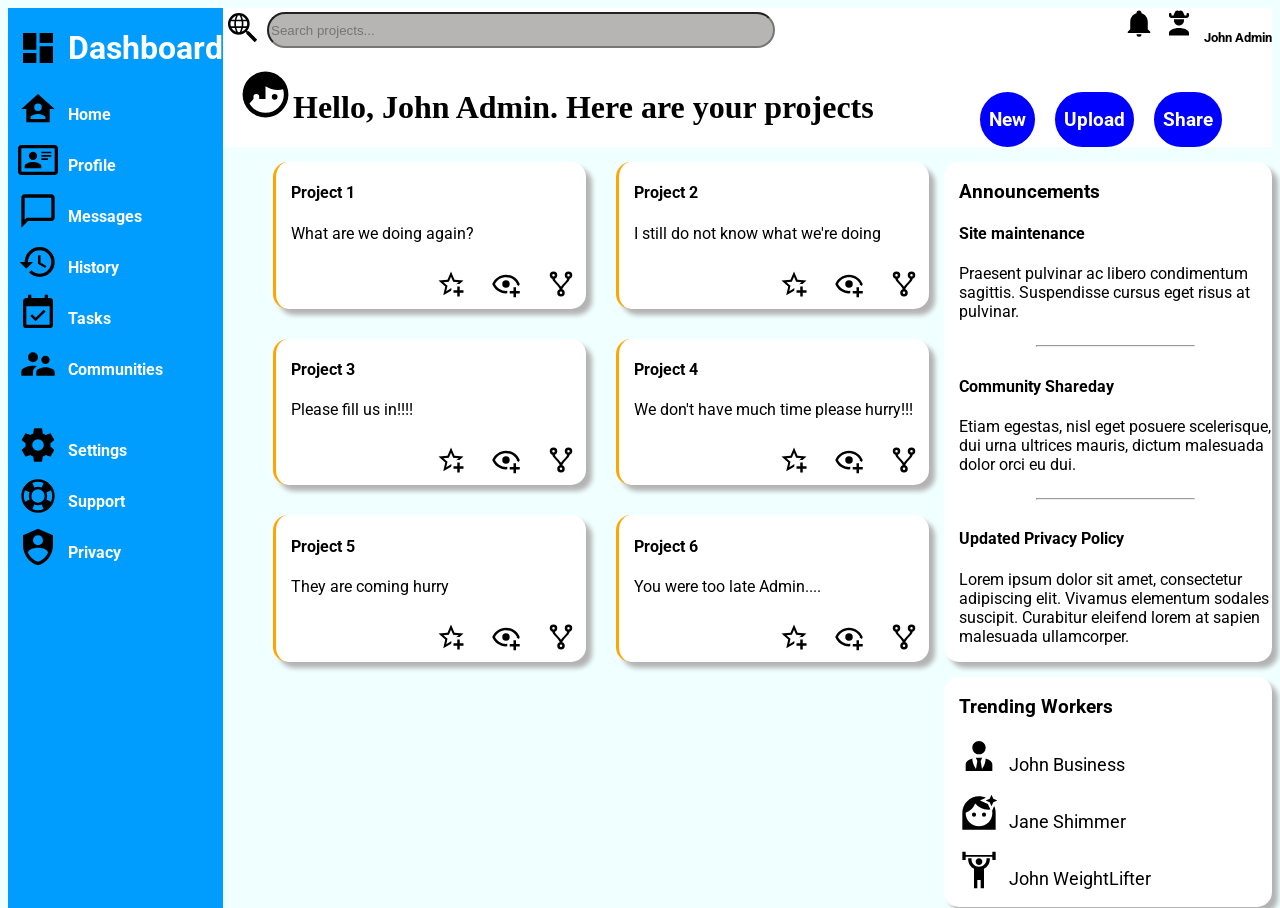
<file: index.html>
<!DOCTYPE html>
<html lang="en">
<head>
    <meta charset="UTF-8">
    <meta http-equiv="X-UA-Compatible" content="IE=edge">
    <meta name="viewport" content="width=device-width, initial-scale=1.0">
    <link rel="stylesheet" href="adminstyle.css">
    <link rel="preconnect" href="https://fonts.googleapis.com">
    <link rel="preconnect" href="https://fonts.gstatic.com" crossorigin>
    <link href="https://fonts.googleapis.com/css2?family=Roboto&display=swap" rel="stylesheet">
    <title>Admin</title>
</head>
<body>
    <div class="header">
        <div class="search">
            <svg xmlns="http://www.w3.org/2000/svg" viewBox="0 0 24 24"><path d="M15.5,14L20.5,19L19,20.5L14,15.5V14.71L13.73,14.43C12.59,15.41 11.11,16 9.5,16A6.5,6.5 0 0,1 3,9.5A6.5,6.5 0 0,1 9.5,3A6.5,6.5 0 0,1 16,9.5C16,11.11 15.41,12.59 14.43,13.73L14.71,14H15.5M9.5,4.5L8.95,4.53C8.71,5.05 8.34,5.93 8.07,7H10.93C10.66,5.93 10.29,5.05 10.05,4.53C9.87,4.5 9.69,4.5 9.5,4.5M13.83,7C13.24,5.97 12.29,5.17 11.15,4.78C11.39,5.31 11.7,6.08 11.93,7H13.83M5.17,7H7.07C7.3,6.08 7.61,5.31 7.85,4.78C6.71,5.17 5.76,5.97 5.17,7M4.5,9.5C4.5,10 4.58,10.53 4.73,11H6.87L6.75,9.5L6.87,8H4.73C4.58,8.47 4.5,9 4.5,9.5M14.27,11C14.42,10.53 14.5,10 14.5,9.5C14.5,9 14.42,8.47 14.27,8H12.13C12.21,8.5 12.25,9 12.25,9.5C12.25,10 12.21,10.5 12.13,11H14.27M7.87,8L7.75,9.5L7.87,11H11.13C11.21,10.5 11.25,10 11.25,9.5C11.25,9 11.21,8.5 11.13,8H7.87M9.5,14.5C9.68,14.5 9.86,14.5 10.03,14.47C10.28,13.95 10.66,13.07 10.93,12H8.07C8.34,13.07 8.72,13.95 8.97,14.47L9.5,14.5M13.83,12H11.93C11.7,12.92 11.39,13.69 11.15,14.22C12.29,13.83 13.24,13.03 13.83,12M5.17,12C5.76,13.03 6.71,13.83 7.85,14.22C7.61,13.69 7.3,12.92 7.07,12H5.17Z" /></svg>
            <input type="text" placeholder="Search projects...">
        </div>
        <div class="notif">
            <svg xmlns="http://www.w3.org/2000/svg" viewBox="0 0 24 24"><title>bell</title><path d="M21,19V20H3V19L5,17V11C5,7.9 7.03,5.17 10,4.29C10,4.19 10,4.1 10,4A2,2 0 0,1 12,2A2,2 0 0,1 14,4C14,4.1 14,4.19 14,4.29C16.97,5.17 19,7.9 19,11V17L21,19M14,21A2,2 0 0,1 12,23A2,2 0 0,1 10,21" /></svg>
            <svg xmlns="http://www.w3.org/2000/svg" viewBox="0 0 24 24"><title>account-cowboy-hat</title><path d="M20 22H4V20C4 17.8 7.6 16 12 16S20 17.8 20 20M8 9H16V10C16 12.2 14.2 14 12 14S8 12.2 8 10M19 4C18.4 4 18 4.4 18 5V6H16.5L15.1 3C15 2.8 14.9 2.6 14.7 2.5C14.2 2 13.4 1.9 12.7 2.2L12 2.4L11.3 2.1C10.6 1.8 9.8 1.9 9.3 2.4C9.1 2.6 9 2.8 8.9 3L7.5 6H6V5C6 4.4 5.6 4 5 4S4 4.4 4 5V6C4 7.1 4.9 8 6 8H18C19.1 8 20 7.1 20 6V5C20 4.5 19.6 4 19 4Z" /></svg>
            <h5>John Admin</h5>
        </div>
        
    </div>
    <div class="sidebar">
        <div class="first">
            <div class="sideflexitem"><svg class="dash" xmlns="http://www.w3.org/2000/svg" viewBox="0 0 24 24"><title>view-dashboard</title><path d="M13,3V9H21V3M13,21H21V11H13M3,21H11V15H3M3,13H11V3H3V13Z" /></svg><h1>Dashboard</h1></div>
            <div class="sideflexitem"><svg xmlns="http://www.w3.org/2000/svg" viewBox="0 0 24 24"><title>home-account</title><path d="M12,3L2,12H5V20H19V12H22L12,3M12,8.75A2.25,2.25 0 0,1 14.25,11A2.25,2.25 0 0,1 12,13.25A2.25,2.25 0 0,1 9.75,11A2.25,2.25 0 0,1 12,8.75M12,15C13.5,15 16.5,15.75 16.5,17.25V18H7.5V17.25C7.5,15.75 10.5,15 12,15Z" /></svg><p>Home<p></div>
            <div class="sideflexitem"><svg xmlns="http://www.w3.org/2000/svg" viewBox="0 0 24 24"><title>card-account-details-outline</title><path d="M22,3H2C0.91,3.04 0.04,3.91 0,5V19C0.04,20.09 0.91,20.96 2,21H22C23.09,20.96 23.96,20.09 24,19V5C23.96,3.91 23.09,3.04 22,3M22,19H2V5H22V19M14,17V15.75C14,14.09 10.66,13.25 9,13.25C7.34,13.25 4,14.09 4,15.75V17H14M9,7A2.5,2.5 0 0,0 6.5,9.5A2.5,2.5 0 0,0 9,12A2.5,2.5 0 0,0 11.5,9.5A2.5,2.5 0 0,0 9,7M14,7V8H20V7H14M14,9V10H20V9H14M14,11V12H18V11H14" /></svg><p>Profile</p></div>
            <div class="sideflexitem"><svg xmlns="http://www.w3.org/2000/svg" viewBox="0 0 24 24"><title>message-outline</title><path d="M20 2H4C2.9 2 2 2.9 2 4V22L6 18H20C21.1 18 22 17.1 22 16V4C22 2.9 21.1 2 20 2M20 16H5.2L4 17.2V4H20V16Z" /></svg><p>Messages</p></div>
            <div class="sideflexitem"><svg xmlns="http://www.w3.org/2000/svg" viewBox="0 0 24 24"><title>history</title><path d="M13.5,8H12V13L16.28,15.54L17,14.33L13.5,12.25V8M13,3A9,9 0 0,0 4,12H1L4.96,16.03L9,12H6A7,7 0 0,1 13,5A7,7 0 0,1 20,12A7,7 0 0,1 13,19C11.07,19 9.32,18.21 8.06,16.94L6.64,18.36C8.27,20 10.5,21 13,21A9,9 0 0,0 22,12A9,9 0 0,0 13,3" /></svg><p>History</p></div>
            <div class="sideflexitem"><svg xmlns="http://www.w3.org/2000/svg" viewBox="0 0 24 24"><title>calendar-check</title><path d="M19,19H5V8H19M19,3H18V1H16V3H8V1H6V3H5C3.89,3 3,3.9 3,5V19A2,2 0 0,0 5,21H19A2,2 0 0,0 21,19V5A2,2 0 0,0 19,3M16.53,11.06L15.47,10L10.59,14.88L8.47,12.76L7.41,13.82L10.59,17L16.53,11.06Z" /></svg><p>Tasks</p></div>
            <div class="sideflexitem"><svg xmlns="http://www.w3.org/2000/svg" viewBox="0 0 24 24"><title>account-supervisor</title><path d="M16.5,12A2.5,2.5 0 0,0 19,9.5A2.5,2.5 0 0,0 16.5,7A2.5,2.5 0 0,0 14,9.5A2.5,2.5 0 0,0 16.5,12M9,11A3,3 0 0,0 12,8A3,3 0 0,0 9,5A3,3 0 0,0 6,8A3,3 0 0,0 9,11M16.5,14C14.67,14 11,14.92 11,16.75V19H22V16.75C22,14.92 18.33,14 16.5,14M9,13C6.67,13 2,14.17 2,16.5V19H9V16.75C9,15.9 9.33,14.41 11.37,13.28C10.5,13.1 9.66,13 9,13Z" /></svg><p>Communities</p></div>
        </div>
        
        <div>
            <div class="sideflexitem"><svg xmlns="http://www.w3.org/2000/svg" viewBox="0 0 24 24"><title>cog</title><path d="M12,15.5A3.5,3.5 0 0,1 8.5,12A3.5,3.5 0 0,1 12,8.5A3.5,3.5 0 0,1 15.5,12A3.5,3.5 0 0,1 12,15.5M19.43,12.97C19.47,12.65 19.5,12.33 19.5,12C19.5,11.67 19.47,11.34 19.43,11L21.54,9.37C21.73,9.22 21.78,8.95 21.66,8.73L19.66,5.27C19.54,5.05 19.27,4.96 19.05,5.05L16.56,6.05C16.04,5.66 15.5,5.32 14.87,5.07L14.5,2.42C14.46,2.18 14.25,2 14,2H10C9.75,2 9.54,2.18 9.5,2.42L9.13,5.07C8.5,5.32 7.96,5.66 7.44,6.05L4.95,5.05C4.73,4.96 4.46,5.05 4.34,5.27L2.34,8.73C2.21,8.95 2.27,9.22 2.46,9.37L4.57,11C4.53,11.34 4.5,11.67 4.5,12C4.5,12.33 4.53,12.65 4.57,12.97L2.46,14.63C2.27,14.78 2.21,15.05 2.34,15.27L4.34,18.73C4.46,18.95 4.73,19.03 4.95,18.95L7.44,17.94C7.96,18.34 8.5,18.68 9.13,18.93L9.5,21.58C9.54,21.82 9.75,22 10,22H14C14.25,22 14.46,21.82 14.5,21.58L14.87,18.93C15.5,18.67 16.04,18.34 16.56,17.94L19.05,18.95C19.27,19.03 19.54,18.95 19.66,18.73L21.66,15.27C21.78,15.05 21.73,14.78 21.54,14.63L19.43,12.97Z" /></svg><p>Settings</p></div>
            <div class="sideflexitem"><svg xmlns="http://www.w3.org/2000/svg" viewBox="0 0 24 24"><title>lifebuoy</title><path d="M19.79,15.41C20.74,13.24 20.74,10.75 19.79,8.59L17.05,9.83C17.65,11.21 17.65,12.78 17.06,14.17L19.79,15.41M15.42,4.21C13.25,3.26 10.76,3.26 8.59,4.21L9.83,6.94C11.22,6.35 12.79,6.35 14.18,6.95L15.42,4.21M4.21,8.58C3.26,10.76 3.26,13.24 4.21,15.42L6.95,14.17C6.35,12.79 6.35,11.21 6.95,9.82L4.21,8.58M8.59,19.79C10.76,20.74 13.25,20.74 15.42,19.78L14.18,17.05C12.8,17.65 11.22,17.65 9.84,17.06L8.59,19.79M12,2A10,10 0 0,1 22,12A10,10 0 0,1 12,22A10,10 0 0,1 2,12A10,10 0 0,1 12,2M12,8A4,4 0 0,0 8,12A4,4 0 0,0 12,16A4,4 0 0,0 16,12A4,4 0 0,0 12,8Z" /></svg><p>Support</p></div>
            <div class="sideflexitem"><svg xmlns="http://www.w3.org/2000/svg" viewBox="0 0 24 24"><title>shield-account</title><path d="M12,1L3,5V11C3,16.55 6.84,21.74 12,23C17.16,21.74 21,16.55 21,11V5L12,1M12,5A3,3 0 0,1 15,8A3,3 0 0,1 12,11A3,3 0 0,1 9,8A3,3 0 0,1 12,5M17.13,17C15.92,18.85 14.11,20.24 12,20.92C9.89,20.24 8.08,18.85 6.87,17C6.53,16.5 6.24,16 6,15.47C6,13.82 8.71,12.47 12,12.47C15.29,12.47 18,13.79 18,15.47C17.76,16 17.47,16.5 17.13,17Z" /></svg><p>Privacy</p></div>
        </div>
        
    </div>
    <div class="nav">
        <div>
            <svg style ="height:55px; width:55px; vertical-align:bottom;"xmlns="http://www.w3.org/2000/svg" viewBox="0 0 24 24"><title>face-man-profile</title><path d="M12,2A10,10 0 0,0 2,12A10,10 0 0,0 12,22A10,10 0 0,0 22,12A10,10 0 0,0 12,2M12,8.39C13.57,9.4 15.42,10 17.42,10C18.2,10 18.95,9.91 19.67,9.74C19.88,10.45 20,11.21 20,12C20,16.41 16.41,20 12,20C9,20 6.39,18.34 5,15.89L6.75,14V13A1.25,1.25 0 0,1 8,11.75A1.25,1.25 0 0,1 9.25,13V14H12M16,11.75A1.25,1.25 0 0,0 14.75,13A1.25,1.25 0 0,0 16,14.25A1.25,1.25 0 0,0 17.25,13A1.25,1.25 0 0,0 16,11.75Z" /></svg>
            <h1>John Admin. Here are your projects</h1>
        </div>
        <div>
            <button type="submit">New</button>
            <button type="submit">Upload</button>
            <button type="submit">Share</button>
        </div>
    </div>
    <!--Card part/ Article section-->
    <div class="agrid">
        <div class="cardside">
            
            <div class="card">
                <h4>Project 1</h4>
                <p>What are we doing again?</p>
                <div>
                    <svg xmlns="http://www.w3.org/2000/svg" viewBox="0 0 24 24"><title>star-plus-outline</title><path d="M5.8 21L7.4 14L2 9.2L9.2 8.6L12 2L14.8 8.6L22 9.2L18.8 12H18C17.3 12 16.6 12.1 15.9 12.4L18.1 10.5L13.7 10.1L12 6.1L10.3 10.1L5.9 10.5L9.2 13.4L8.2 17.7L12 15.4L12.5 15.7C12.3 16.2 12.1 16.8 12.1 17.3L5.8 21M17 14V17H14V19H17V22H19V19H22V17H19V14H17Z" /></svg>
                    <svg xmlns="http://www.w3.org/2000/svg" viewBox="0 0 24 24"><title>eye-plus-outline</title><path d="M12,4.5C7,4.5 2.73,7.61 1,12C2.73,16.39 7,19.5 12,19.5C12.36,19.5 12.72,19.5 13.08,19.45C13.03,19.13 13,18.82 13,18.5C13,18.14 13.04,17.78 13.1,17.42C12.74,17.46 12.37,17.5 12,17.5C8.24,17.5 4.83,15.36 3.18,12C4.83,8.64 8.24,6.5 12,6.5C15.76,6.5 19.17,8.64 20.82,12C20.7,12.24 20.56,12.45 20.43,12.68C21.09,12.84 21.72,13.11 22.29,13.5C22.56,13 22.8,12.5 23,12C21.27,7.61 17,4.5 12,4.5M12,9A3,3 0 0,0 9,12A3,3 0 0,0 12,15A3,3 0 0,0 15,12A3,3 0 0,0 12,9M18,14.5V17.5H15V19.5H18V22.5H20V19.5H23V17.5H20V14.5H18Z" /></svg>
                    <svg xmlns="http://www.w3.org/2000/svg" viewBox="0 0 24 24"><title>source-fork</title><path d="M6,2A3,3 0 0,1 9,5C9,6.28 8.19,7.38 7.06,7.81C7.15,8.27 7.39,8.83 8,9.63C9,10.92 11,12.83 12,14.17C13,12.83 15,10.92 16,9.63C16.61,8.83 16.85,8.27 16.94,7.81C15.81,7.38 15,6.28 15,5A3,3 0 0,1 18,2A3,3 0 0,1 21,5C21,6.32 20.14,7.45 18.95,7.85C18.87,8.37 18.64,9 18,9.83C17,11.17 15,13.08 14,14.38C13.39,15.17 13.15,15.73 13.06,16.19C14.19,16.62 15,17.72 15,19A3,3 0 0,1 12,22A3,3 0 0,1 9,19C9,17.72 9.81,16.62 10.94,16.19C10.85,15.73 10.61,15.17 10,14.38C9,13.08 7,11.17 6,9.83C5.36,9 5.13,8.37 5.05,7.85C3.86,7.45 3,6.32 3,5A3,3 0 0,1 6,2M6,4A1,1 0 0,0 5,5A1,1 0 0,0 6,6A1,1 0 0,0 7,5A1,1 0 0,0 6,4M18,4A1,1 0 0,0 17,5A1,1 0 0,0 18,6A1,1 0 0,0 19,5A1,1 0 0,0 18,4M12,18A1,1 0 0,0 11,19A1,1 0 0,0 12,20A1,1 0 0,0 13,19A1,1 0 0,0 12,18Z" /></svg>
                </div>
            </div>
            <div class="card">
                <h4>Project 2</h4>
                <p>I still do not know what we're doing</p>
                <div>
                    <svg xmlns="http://www.w3.org/2000/svg" viewBox="0 0 24 24"><title>star-plus-outline</title><path d="M5.8 21L7.4 14L2 9.2L9.2 8.6L12 2L14.8 8.6L22 9.2L18.8 12H18C17.3 12 16.6 12.1 15.9 12.4L18.1 10.5L13.7 10.1L12 6.1L10.3 10.1L5.9 10.5L9.2 13.4L8.2 17.7L12 15.4L12.5 15.7C12.3 16.2 12.1 16.8 12.1 17.3L5.8 21M17 14V17H14V19H17V22H19V19H22V17H19V14H17Z" /></svg>
                    <svg xmlns="http://www.w3.org/2000/svg" viewBox="0 0 24 24"><title>eye-plus-outline</title><path d="M12,4.5C7,4.5 2.73,7.61 1,12C2.73,16.39 7,19.5 12,19.5C12.36,19.5 12.72,19.5 13.08,19.45C13.03,19.13 13,18.82 13,18.5C13,18.14 13.04,17.78 13.1,17.42C12.74,17.46 12.37,17.5 12,17.5C8.24,17.5 4.83,15.36 3.18,12C4.83,8.64 8.24,6.5 12,6.5C15.76,6.5 19.17,8.64 20.82,12C20.7,12.24 20.56,12.45 20.43,12.68C21.09,12.84 21.72,13.11 22.29,13.5C22.56,13 22.8,12.5 23,12C21.27,7.61 17,4.5 12,4.5M12,9A3,3 0 0,0 9,12A3,3 0 0,0 12,15A3,3 0 0,0 15,12A3,3 0 0,0 12,9M18,14.5V17.5H15V19.5H18V22.5H20V19.5H23V17.5H20V14.5H18Z" /></svg>
                    <svg xmlns="http://www.w3.org/2000/svg" viewBox="0 0 24 24"><title>source-fork</title><path d="M6,2A3,3 0 0,1 9,5C9,6.28 8.19,7.38 7.06,7.81C7.15,8.27 7.39,8.83 8,9.63C9,10.92 11,12.83 12,14.17C13,12.83 15,10.92 16,9.63C16.61,8.83 16.85,8.27 16.94,7.81C15.81,7.38 15,6.28 15,5A3,3 0 0,1 18,2A3,3 0 0,1 21,5C21,6.32 20.14,7.45 18.95,7.85C18.87,8.37 18.64,9 18,9.83C17,11.17 15,13.08 14,14.38C13.39,15.17 13.15,15.73 13.06,16.19C14.19,16.62 15,17.72 15,19A3,3 0 0,1 12,22A3,3 0 0,1 9,19C9,17.72 9.81,16.62 10.94,16.19C10.85,15.73 10.61,15.17 10,14.38C9,13.08 7,11.17 6,9.83C5.36,9 5.13,8.37 5.05,7.85C3.86,7.45 3,6.32 3,5A3,3 0 0,1 6,2M6,4A1,1 0 0,0 5,5A1,1 0 0,0 6,6A1,1 0 0,0 7,5A1,1 0 0,0 6,4M18,4A1,1 0 0,0 17,5A1,1 0 0,0 18,6A1,1 0 0,0 19,5A1,1 0 0,0 18,4M12,18A1,1 0 0,0 11,19A1,1 0 0,0 12,20A1,1 0 0,0 13,19A1,1 0 0,0 12,18Z" /></svg>
                </div>
            </div>
            <div class="card">
                <h4>Project 3</h4>
                <p>Please fill us in!!!!</p>
                <div>
                    <svg xmlns="http://www.w3.org/2000/svg" viewBox="0 0 24 24"><title>star-plus-outline</title><path d="M5.8 21L7.4 14L2 9.2L9.2 8.6L12 2L14.8 8.6L22 9.2L18.8 12H18C17.3 12 16.6 12.1 15.9 12.4L18.1 10.5L13.7 10.1L12 6.1L10.3 10.1L5.9 10.5L9.2 13.4L8.2 17.7L12 15.4L12.5 15.7C12.3 16.2 12.1 16.8 12.1 17.3L5.8 21M17 14V17H14V19H17V22H19V19H22V17H19V14H17Z" /></svg>
                    <svg xmlns="http://www.w3.org/2000/svg" viewBox="0 0 24 24"><title>eye-plus-outline</title><path d="M12,4.5C7,4.5 2.73,7.61 1,12C2.73,16.39 7,19.5 12,19.5C12.36,19.5 12.72,19.5 13.08,19.45C13.03,19.13 13,18.82 13,18.5C13,18.14 13.04,17.78 13.1,17.42C12.74,17.46 12.37,17.5 12,17.5C8.24,17.5 4.83,15.36 3.18,12C4.83,8.64 8.24,6.5 12,6.5C15.76,6.5 19.17,8.64 20.82,12C20.7,12.24 20.56,12.45 20.43,12.68C21.09,12.84 21.72,13.11 22.29,13.5C22.56,13 22.8,12.5 23,12C21.27,7.61 17,4.5 12,4.5M12,9A3,3 0 0,0 9,12A3,3 0 0,0 12,15A3,3 0 0,0 15,12A3,3 0 0,0 12,9M18,14.5V17.5H15V19.5H18V22.5H20V19.5H23V17.5H20V14.5H18Z" /></svg>
                    <svg xmlns="http://www.w3.org/2000/svg" viewBox="0 0 24 24"><title>source-fork</title><path d="M6,2A3,3 0 0,1 9,5C9,6.28 8.19,7.38 7.06,7.81C7.15,8.27 7.39,8.83 8,9.63C9,10.92 11,12.83 12,14.17C13,12.83 15,10.92 16,9.63C16.61,8.83 16.85,8.27 16.94,7.81C15.81,7.38 15,6.28 15,5A3,3 0 0,1 18,2A3,3 0 0,1 21,5C21,6.32 20.14,7.45 18.95,7.85C18.87,8.37 18.64,9 18,9.83C17,11.17 15,13.08 14,14.38C13.39,15.17 13.15,15.73 13.06,16.19C14.19,16.62 15,17.72 15,19A3,3 0 0,1 12,22A3,3 0 0,1 9,19C9,17.72 9.81,16.62 10.94,16.19C10.85,15.73 10.61,15.17 10,14.38C9,13.08 7,11.17 6,9.83C5.36,9 5.13,8.37 5.05,7.85C3.86,7.45 3,6.32 3,5A3,3 0 0,1 6,2M6,4A1,1 0 0,0 5,5A1,1 0 0,0 6,6A1,1 0 0,0 7,5A1,1 0 0,0 6,4M18,4A1,1 0 0,0 17,5A1,1 0 0,0 18,6A1,1 0 0,0 19,5A1,1 0 0,0 18,4M12,18A1,1 0 0,0 11,19A1,1 0 0,0 12,20A1,1 0 0,0 13,19A1,1 0 0,0 12,18Z" /></svg>
                </div>
            </div>
            <div class="card">
                <h4>Project 4</h4>
                <p>We don't have much time please hurry!!!</p>
                <div>
                    <svg xmlns="http://www.w3.org/2000/svg" viewBox="0 0 24 24"><title>star-plus-outline</title><path d="M5.8 21L7.4 14L2 9.2L9.2 8.6L12 2L14.8 8.6L22 9.2L18.8 12H18C17.3 12 16.6 12.1 15.9 12.4L18.1 10.5L13.7 10.1L12 6.1L10.3 10.1L5.9 10.5L9.2 13.4L8.2 17.7L12 15.4L12.5 15.7C12.3 16.2 12.1 16.8 12.1 17.3L5.8 21M17 14V17H14V19H17V22H19V19H22V17H19V14H17Z" /></svg>
                    <svg xmlns="http://www.w3.org/2000/svg" viewBox="0 0 24 24"><title>eye-plus-outline</title><path d="M12,4.5C7,4.5 2.73,7.61 1,12C2.73,16.39 7,19.5 12,19.5C12.36,19.5 12.72,19.5 13.08,19.45C13.03,19.13 13,18.82 13,18.5C13,18.14 13.04,17.78 13.1,17.42C12.74,17.46 12.37,17.5 12,17.5C8.24,17.5 4.83,15.36 3.18,12C4.83,8.64 8.24,6.5 12,6.5C15.76,6.5 19.17,8.64 20.82,12C20.7,12.24 20.56,12.45 20.43,12.68C21.09,12.84 21.72,13.11 22.29,13.5C22.56,13 22.8,12.5 23,12C21.27,7.61 17,4.5 12,4.5M12,9A3,3 0 0,0 9,12A3,3 0 0,0 12,15A3,3 0 0,0 15,12A3,3 0 0,0 12,9M18,14.5V17.5H15V19.5H18V22.5H20V19.5H23V17.5H20V14.5H18Z" /></svg>
                    <svg xmlns="http://www.w3.org/2000/svg" viewBox="0 0 24 24"><title>source-fork</title><path d="M6,2A3,3 0 0,1 9,5C9,6.28 8.19,7.38 7.06,7.81C7.15,8.27 7.39,8.83 8,9.63C9,10.92 11,12.83 12,14.17C13,12.83 15,10.92 16,9.63C16.61,8.83 16.85,8.27 16.94,7.81C15.81,7.38 15,6.28 15,5A3,3 0 0,1 18,2A3,3 0 0,1 21,5C21,6.32 20.14,7.45 18.95,7.85C18.87,8.37 18.64,9 18,9.83C17,11.17 15,13.08 14,14.38C13.39,15.17 13.15,15.73 13.06,16.19C14.19,16.62 15,17.72 15,19A3,3 0 0,1 12,22A3,3 0 0,1 9,19C9,17.72 9.81,16.62 10.94,16.19C10.85,15.73 10.61,15.17 10,14.38C9,13.08 7,11.17 6,9.83C5.36,9 5.13,8.37 5.05,7.85C3.86,7.45 3,6.32 3,5A3,3 0 0,1 6,2M6,4A1,1 0 0,0 5,5A1,1 0 0,0 6,6A1,1 0 0,0 7,5A1,1 0 0,0 6,4M18,4A1,1 0 0,0 17,5A1,1 0 0,0 18,6A1,1 0 0,0 19,5A1,1 0 0,0 18,4M12,18A1,1 0 0,0 11,19A1,1 0 0,0 12,20A1,1 0 0,0 13,19A1,1 0 0,0 12,18Z" /></svg>
                </div>
            </div>
            <div class="card">
                <h4>Project 5</h4>
                <p>They are coming hurry</p>
                <div>
                    <svg xmlns="http://www.w3.org/2000/svg" viewBox="0 0 24 24"><title>star-plus-outline</title><path d="M5.8 21L7.4 14L2 9.2L9.2 8.6L12 2L14.8 8.6L22 9.2L18.8 12H18C17.3 12 16.6 12.1 15.9 12.4L18.1 10.5L13.7 10.1L12 6.1L10.3 10.1L5.9 10.5L9.2 13.4L8.2 17.7L12 15.4L12.5 15.7C12.3 16.2 12.1 16.8 12.1 17.3L5.8 21M17 14V17H14V19H17V22H19V19H22V17H19V14H17Z" /></svg>
                    <svg xmlns="http://www.w3.org/2000/svg" viewBox="0 0 24 24"><title>eye-plus-outline</title><path d="M12,4.5C7,4.5 2.73,7.61 1,12C2.73,16.39 7,19.5 12,19.5C12.36,19.5 12.72,19.5 13.08,19.45C13.03,19.13 13,18.82 13,18.5C13,18.14 13.04,17.78 13.1,17.42C12.74,17.46 12.37,17.5 12,17.5C8.24,17.5 4.83,15.36 3.18,12C4.83,8.64 8.24,6.5 12,6.5C15.76,6.5 19.17,8.64 20.82,12C20.7,12.24 20.56,12.45 20.43,12.68C21.09,12.84 21.72,13.11 22.29,13.5C22.56,13 22.8,12.5 23,12C21.27,7.61 17,4.5 12,4.5M12,9A3,3 0 0,0 9,12A3,3 0 0,0 12,15A3,3 0 0,0 15,12A3,3 0 0,0 12,9M18,14.5V17.5H15V19.5H18V22.5H20V19.5H23V17.5H20V14.5H18Z" /></svg>
                    <svg xmlns="http://www.w3.org/2000/svg" viewBox="0 0 24 24"><title>source-fork</title><path d="M6,2A3,3 0 0,1 9,5C9,6.28 8.19,7.38 7.06,7.81C7.15,8.27 7.39,8.83 8,9.63C9,10.92 11,12.83 12,14.17C13,12.83 15,10.92 16,9.63C16.61,8.83 16.85,8.27 16.94,7.81C15.81,7.38 15,6.28 15,5A3,3 0 0,1 18,2A3,3 0 0,1 21,5C21,6.32 20.14,7.45 18.95,7.85C18.87,8.37 18.64,9 18,9.83C17,11.17 15,13.08 14,14.38C13.39,15.17 13.15,15.73 13.06,16.19C14.19,16.62 15,17.72 15,19A3,3 0 0,1 12,22A3,3 0 0,1 9,19C9,17.72 9.81,16.62 10.94,16.19C10.85,15.73 10.61,15.17 10,14.38C9,13.08 7,11.17 6,9.83C5.36,9 5.13,8.37 5.05,7.85C3.86,7.45 3,6.32 3,5A3,3 0 0,1 6,2M6,4A1,1 0 0,0 5,5A1,1 0 0,0 6,6A1,1 0 0,0 7,5A1,1 0 0,0 6,4M18,4A1,1 0 0,0 17,5A1,1 0 0,0 18,6A1,1 0 0,0 19,5A1,1 0 0,0 18,4M12,18A1,1 0 0,0 11,19A1,1 0 0,0 12,20A1,1 0 0,0 13,19A1,1 0 0,0 12,18Z" /></svg>
                </div>
            </div>
            <div class="card">
                <h4>Project 6</h4>
                <p>You were too late Admin....</p>
                <div>
                    <svg xmlns="http://www.w3.org/2000/svg" viewBox="0 0 24 24"><title>star-plus-outline</title><path d="M5.8 21L7.4 14L2 9.2L9.2 8.6L12 2L14.8 8.6L22 9.2L18.8 12H18C17.3 12 16.6 12.1 15.9 12.4L18.1 10.5L13.7 10.1L12 6.1L10.3 10.1L5.9 10.5L9.2 13.4L8.2 17.7L12 15.4L12.5 15.7C12.3 16.2 12.1 16.8 12.1 17.3L5.8 21M17 14V17H14V19H17V22H19V19H22V17H19V14H17Z" /></svg>
                    <svg xmlns="http://www.w3.org/2000/svg" viewBox="0 0 24 24"><title>eye-plus-outline</title><path d="M12,4.5C7,4.5 2.73,7.61 1,12C2.73,16.39 7,19.5 12,19.5C12.36,19.5 12.72,19.5 13.08,19.45C13.03,19.13 13,18.82 13,18.5C13,18.14 13.04,17.78 13.1,17.42C12.74,17.46 12.37,17.5 12,17.5C8.24,17.5 4.83,15.36 3.18,12C4.83,8.64 8.24,6.5 12,6.5C15.76,6.5 19.17,8.64 20.82,12C20.7,12.24 20.56,12.45 20.43,12.68C21.09,12.84 21.72,13.11 22.29,13.5C22.56,13 22.8,12.5 23,12C21.27,7.61 17,4.5 12,4.5M12,9A3,3 0 0,0 9,12A3,3 0 0,0 12,15A3,3 0 0,0 15,12A3,3 0 0,0 12,9M18,14.5V17.5H15V19.5H18V22.5H20V19.5H23V17.5H20V14.5H18Z" /></svg>
                    <svg xmlns="http://www.w3.org/2000/svg" viewBox="0 0 24 24"><title>source-fork</title><path d="M6,2A3,3 0 0,1 9,5C9,6.28 8.19,7.38 7.06,7.81C7.15,8.27 7.39,8.83 8,9.63C9,10.92 11,12.83 12,14.17C13,12.83 15,10.92 16,9.63C16.61,8.83 16.85,8.27 16.94,7.81C15.81,7.38 15,6.28 15,5A3,3 0 0,1 18,2A3,3 0 0,1 21,5C21,6.32 20.14,7.45 18.95,7.85C18.87,8.37 18.64,9 18,9.83C17,11.17 15,13.08 14,14.38C13.39,15.17 13.15,15.73 13.06,16.19C14.19,16.62 15,17.72 15,19A3,3 0 0,1 12,22A3,3 0 0,1 9,19C9,17.72 9.81,16.62 10.94,16.19C10.85,15.73 10.61,15.17 10,14.38C9,13.08 7,11.17 6,9.83C5.36,9 5.13,8.37 5.05,7.85C3.86,7.45 3,6.32 3,5A3,3 0 0,1 6,2M6,4A1,1 0 0,0 5,5A1,1 0 0,0 6,6A1,1 0 0,0 7,5A1,1 0 0,0 6,4M18,4A1,1 0 0,0 17,5A1,1 0 0,0 18,6A1,1 0 0,0 19,5A1,1 0 0,0 18,4M12,18A1,1 0 0,0 11,19A1,1 0 0,0 12,20A1,1 0 0,0 13,19A1,1 0 0,0 12,18Z" /></svg>
                </div>
            </div>
        </div>
        <div class="newCard">
            <div class="announcement">
                <div>
                    <h3>Announcements</h3>
                    <h4>Site maintenance</h4>
                    <p>Praesent pulvinar ac libero condimentum sagittis. Suspendisse cursus eget risus at pulvinar.</p>
    
    
                </div>
                <hr/>
                <div>
                    <h4>Community Shareday</h4>
                    <p>Etiam egestas, nisl eget posuere scelerisque, dui urna ultrices mauris, dictum malesuada dolor orci eu dui.</p>

                </div>
                <hr/>
                <div>
                    <h4>Updated Privacy Policy</h4>
                    <p>Lorem ipsum dolor sit amet, consectetur adipiscing elit. Vivamus elementum sodales suscipit. Curabitur eleifend lorem at sapien malesuada ullamcorper.</p>
                </div>
    
            </div>
        </div>
        <div class="newCard2">
            <h3>Trending Workers</h3>
            <div>
                
                <svg xmlns="http://www.w3.org/2000/svg" viewBox="0 0 24 24"><title>account-tie</title><path d="M12 3C14.21 3 16 4.79 16 7S14.21 11 12 11 8 9.21 8 7 9.79 3 12 3M16 13.54C16 14.6 15.72 17.07 13.81 19.83L13 15L13.94 13.12C13.32 13.05 12.67 13 12 13S10.68 13.05 10.06 13.12L11 15L10.19 19.83C8.28 17.07 8 14.6 8 13.54C5.61 14.24 4 15.5 4 17V21H20V17C20 15.5 18.4 14.24 16 13.54Z" /></svg>
                <p>John Business</p>
            </div>
            <div>
                <svg xmlns="http://www.w3.org/2000/svg" viewBox="0 0 24 24"><title>face-woman-shimmer</title><path d="M19.5 1L18.41 3.41L16 4.5L18.41 5.59L19.5 8L20.6 5.59L23 4.5L20.6 3.41L19.5 1M12 2C6.5 2 2 6.5 2 12V22H22V12C22 10.53 21.67 9.13 21.1 7.87L19.86 10.59C19.94 11.05 20 11.5 20 12C20 16.43 16.43 20 12 20C7.57 20 4 16.43 4 12C4 11.96 4 11.91 4 11.87A10 10 0 0 0 9.74 6.31A10 10 0 0 0 17.5 10A10 10 0 0 0 18.83 9.91L17.35 6.65L12.6 4.5L16.13 2.9C14.87 2.33 13.47 2 12 2M9 11.75A1.25 1.25 0 0 0 7.75 13A1.25 1.25 0 0 0 9 14.25A1.25 1.25 0 0 0 10.25 13A1.25 1.25 0 0 0 9 11.75M15 11.75A1.25 1.25 0 0 0 13.75 13A1.25 1.25 0 0 0 15 14.25A1.25 1.25 0 0 0 16.25 13A1.25 1.25 0 0 0 15 11.75Z" /></svg>
                <p>Jane Shimmer</p>
            </div>
            <div>
                <svg xmlns="http://www.w3.org/2000/svg" viewBox="0 0 24 24"><title>weight-lifter</title><path d="M12 5C10.89 5 10 5.89 10 7S10.89 9 12 9 14 8.11 14 7 13.11 5 12 5M22 1V6H20V4H4V6H2V1H4V3H20V1H22M15 11.26V23H13V18H11V23H9V11.26C6.93 10.17 5.5 8 5.5 5.5L5.5 5H7.5L7.5 5.5C7.5 8 9.5 10 12 10S16.5 8 16.5 5.5L16.5 5H18.5L18.5 5.5C18.5 8 17.07 10.17 15 11.26Z" /></svg>
                <p>John WeightLifter</p>
            </div>
        </div>
    </div>
        
        
        
</body>
</html>
</file>
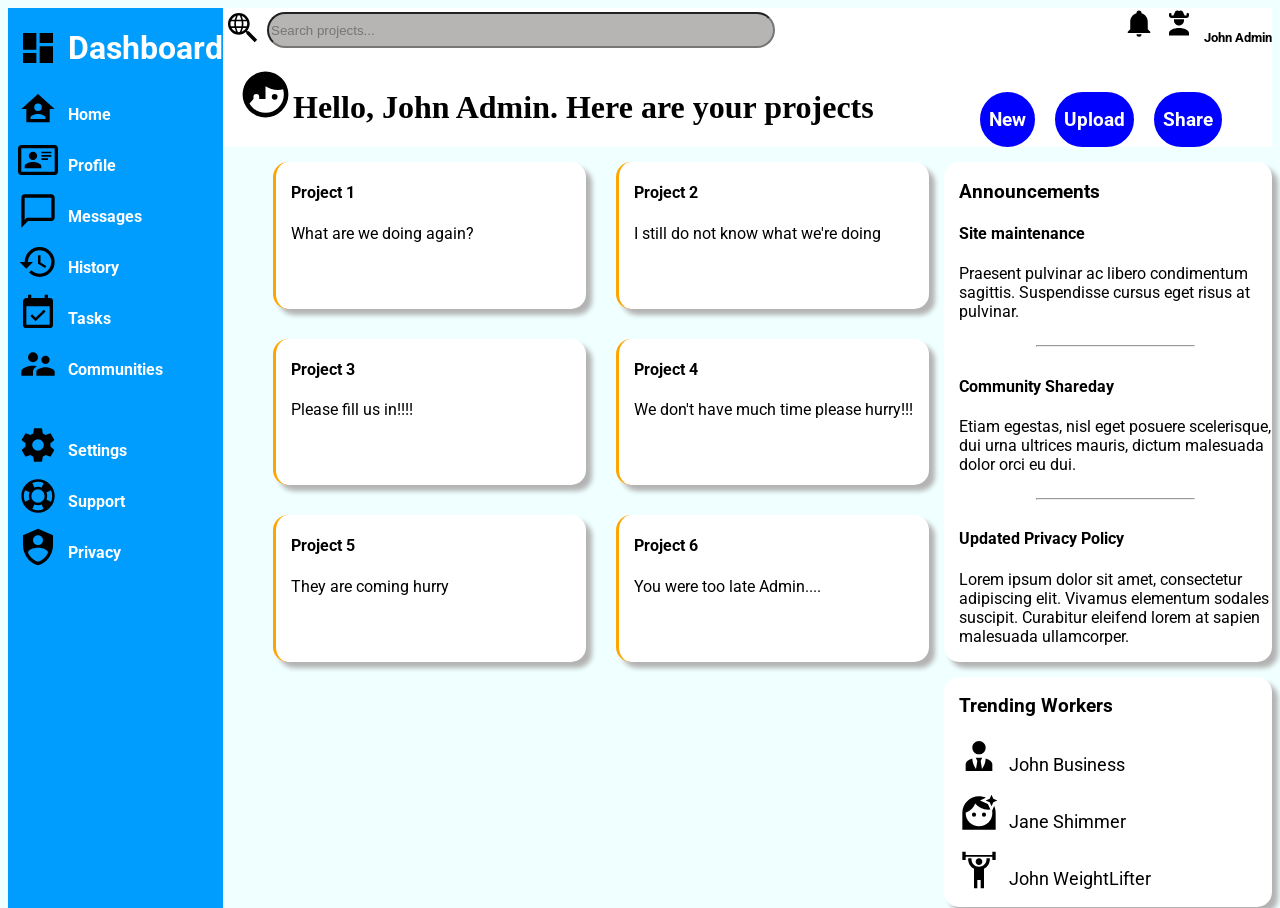
<file: admin.html>
<!DOCTYPE html>
<html lang="en">
<head>
    <meta charset="UTF-8">
    <meta http-equiv="X-UA-Compatible" content="IE=edge">
    <meta name="viewport" content="width=device-width, initial-scale=1.0">
    <link rel="stylesheet" href="adminstyle.css">
    <link rel="preconnect" href="https://fonts.googleapis.com">
    <link rel="preconnect" href="https://fonts.gstatic.com" crossorigin>
    <link href="https://fonts.googleapis.com/css2?family=Roboto&display=swap" rel="stylesheet">
    <title>Admin</title>
</head>
<body>
    <div class="header">
        <div class="search">
            <svg xmlns="http://www.w3.org/2000/svg" viewBox="0 0 24 24"><path d="M15.5,14L20.5,19L19,20.5L14,15.5V14.71L13.73,14.43C12.59,15.41 11.11,16 9.5,16A6.5,6.5 0 0,1 3,9.5A6.5,6.5 0 0,1 9.5,3A6.5,6.5 0 0,1 16,9.5C16,11.11 15.41,12.59 14.43,13.73L14.71,14H15.5M9.5,4.5L8.95,4.53C8.71,5.05 8.34,5.93 8.07,7H10.93C10.66,5.93 10.29,5.05 10.05,4.53C9.87,4.5 9.69,4.5 9.5,4.5M13.83,7C13.24,5.97 12.29,5.17 11.15,4.78C11.39,5.31 11.7,6.08 11.93,7H13.83M5.17,7H7.07C7.3,6.08 7.61,5.31 7.85,4.78C6.71,5.17 5.76,5.97 5.17,7M4.5,9.5C4.5,10 4.58,10.53 4.73,11H6.87L6.75,9.5L6.87,8H4.73C4.58,8.47 4.5,9 4.5,9.5M14.27,11C14.42,10.53 14.5,10 14.5,9.5C14.5,9 14.42,8.47 14.27,8H12.13C12.21,8.5 12.25,9 12.25,9.5C12.25,10 12.21,10.5 12.13,11H14.27M7.87,8L7.75,9.5L7.87,11H11.13C11.21,10.5 11.25,10 11.25,9.5C11.25,9 11.21,8.5 11.13,8H7.87M9.5,14.5C9.68,14.5 9.86,14.5 10.03,14.47C10.28,13.95 10.66,13.07 10.93,12H8.07C8.34,13.07 8.72,13.95 8.97,14.47L9.5,14.5M13.83,12H11.93C11.7,12.92 11.39,13.69 11.15,14.22C12.29,13.83 13.24,13.03 13.83,12M5.17,12C5.76,13.03 6.71,13.83 7.85,14.22C7.61,13.69 7.3,12.92 7.07,12H5.17Z" /></svg>
            <input type="text" placeholder="Search projects...">
        </div>
        <div class="notif">
            <svg xmlns="http://www.w3.org/2000/svg" viewBox="0 0 24 24"><title>bell</title><path d="M21,19V20H3V19L5,17V11C5,7.9 7.03,5.17 10,4.29C10,4.19 10,4.1 10,4A2,2 0 0,1 12,2A2,2 0 0,1 14,4C14,4.1 14,4.19 14,4.29C16.97,5.17 19,7.9 19,11V17L21,19M14,21A2,2 0 0,1 12,23A2,2 0 0,1 10,21" /></svg>
            <svg xmlns="http://www.w3.org/2000/svg" viewBox="0 0 24 24"><title>account-cowboy-hat</title><path d="M20 22H4V20C4 17.8 7.6 16 12 16S20 17.8 20 20M8 9H16V10C16 12.2 14.2 14 12 14S8 12.2 8 10M19 4C18.4 4 18 4.4 18 5V6H16.5L15.1 3C15 2.8 14.9 2.6 14.7 2.5C14.2 2 13.4 1.9 12.7 2.2L12 2.4L11.3 2.1C10.6 1.8 9.8 1.9 9.3 2.4C9.1 2.6 9 2.8 8.9 3L7.5 6H6V5C6 4.4 5.6 4 5 4S4 4.4 4 5V6C4 7.1 4.9 8 6 8H18C19.1 8 20 7.1 20 6V5C20 4.5 19.6 4 19 4Z" /></svg>
            <h5>John Admin</h5>
        </div>
        
    </div>
    <div class="sidebar">
        <div class="first">
            <div class="sideflexitem"><svg class="dash" xmlns="http://www.w3.org/2000/svg" viewBox="0 0 24 24"><title>view-dashboard</title><path d="M13,3V9H21V3M13,21H21V11H13M3,21H11V15H3M3,13H11V3H3V13Z" /></svg><h1>Dashboard</h1></div>
            <div class="sideflexitem"><svg xmlns="http://www.w3.org/2000/svg" viewBox="0 0 24 24"><title>home-account</title><path d="M12,3L2,12H5V20H19V12H22L12,3M12,8.75A2.25,2.25 0 0,1 14.25,11A2.25,2.25 0 0,1 12,13.25A2.25,2.25 0 0,1 9.75,11A2.25,2.25 0 0,1 12,8.75M12,15C13.5,15 16.5,15.75 16.5,17.25V18H7.5V17.25C7.5,15.75 10.5,15 12,15Z" /></svg><p>Home<p></div>
            <div class="sideflexitem"><svg xmlns="http://www.w3.org/2000/svg" viewBox="0 0 24 24"><title>card-account-details-outline</title><path d="M22,3H2C0.91,3.04 0.04,3.91 0,5V19C0.04,20.09 0.91,20.96 2,21H22C23.09,20.96 23.96,20.09 24,19V5C23.96,3.91 23.09,3.04 22,3M22,19H2V5H22V19M14,17V15.75C14,14.09 10.66,13.25 9,13.25C7.34,13.25 4,14.09 4,15.75V17H14M9,7A2.5,2.5 0 0,0 6.5,9.5A2.5,2.5 0 0,0 9,12A2.5,2.5 0 0,0 11.5,9.5A2.5,2.5 0 0,0 9,7M14,7V8H20V7H14M14,9V10H20V9H14M14,11V12H18V11H14" /></svg><p>Profile</p></div>
            <div class="sideflexitem"><svg xmlns="http://www.w3.org/2000/svg" viewBox="0 0 24 24"><title>message-outline</title><path d="M20 2H4C2.9 2 2 2.9 2 4V22L6 18H20C21.1 18 22 17.1 22 16V4C22 2.9 21.1 2 20 2M20 16H5.2L4 17.2V4H20V16Z" /></svg><p>Messages</p></div>
            <div class="sideflexitem"><svg xmlns="http://www.w3.org/2000/svg" viewBox="0 0 24 24"><title>history</title><path d="M13.5,8H12V13L16.28,15.54L17,14.33L13.5,12.25V8M13,3A9,9 0 0,0 4,12H1L4.96,16.03L9,12H6A7,7 0 0,1 13,5A7,7 0 0,1 20,12A7,7 0 0,1 13,19C11.07,19 9.32,18.21 8.06,16.94L6.64,18.36C8.27,20 10.5,21 13,21A9,9 0 0,0 22,12A9,9 0 0,0 13,3" /></svg><p>History</p></div>
            <div class="sideflexitem"><svg xmlns="http://www.w3.org/2000/svg" viewBox="0 0 24 24"><title>calendar-check</title><path d="M19,19H5V8H19M19,3H18V1H16V3H8V1H6V3H5C3.89,3 3,3.9 3,5V19A2,2 0 0,0 5,21H19A2,2 0 0,0 21,19V5A2,2 0 0,0 19,3M16.53,11.06L15.47,10L10.59,14.88L8.47,12.76L7.41,13.82L10.59,17L16.53,11.06Z" /></svg><p>Tasks</p></div>
            <div class="sideflexitem"><svg xmlns="http://www.w3.org/2000/svg" viewBox="0 0 24 24"><title>account-supervisor</title><path d="M16.5,12A2.5,2.5 0 0,0 19,9.5A2.5,2.5 0 0,0 16.5,7A2.5,2.5 0 0,0 14,9.5A2.5,2.5 0 0,0 16.5,12M9,11A3,3 0 0,0 12,8A3,3 0 0,0 9,5A3,3 0 0,0 6,8A3,3 0 0,0 9,11M16.5,14C14.67,14 11,14.92 11,16.75V19H22V16.75C22,14.92 18.33,14 16.5,14M9,13C6.67,13 2,14.17 2,16.5V19H9V16.75C9,15.9 9.33,14.41 11.37,13.28C10.5,13.1 9.66,13 9,13Z" /></svg><p>Communities</p></div>
        </div>
        
        <div>
            <div class="sideflexitem"><svg xmlns="http://www.w3.org/2000/svg" viewBox="0 0 24 24"><title>cog</title><path d="M12,15.5A3.5,3.5 0 0,1 8.5,12A3.5,3.5 0 0,1 12,8.5A3.5,3.5 0 0,1 15.5,12A3.5,3.5 0 0,1 12,15.5M19.43,12.97C19.47,12.65 19.5,12.33 19.5,12C19.5,11.67 19.47,11.34 19.43,11L21.54,9.37C21.73,9.22 21.78,8.95 21.66,8.73L19.66,5.27C19.54,5.05 19.27,4.96 19.05,5.05L16.56,6.05C16.04,5.66 15.5,5.32 14.87,5.07L14.5,2.42C14.46,2.18 14.25,2 14,2H10C9.75,2 9.54,2.18 9.5,2.42L9.13,5.07C8.5,5.32 7.96,5.66 7.44,6.05L4.95,5.05C4.73,4.96 4.46,5.05 4.34,5.27L2.34,8.73C2.21,8.95 2.27,9.22 2.46,9.37L4.57,11C4.53,11.34 4.5,11.67 4.5,12C4.5,12.33 4.53,12.65 4.57,12.97L2.46,14.63C2.27,14.78 2.21,15.05 2.34,15.27L4.34,18.73C4.46,18.95 4.73,19.03 4.95,18.95L7.44,17.94C7.96,18.34 8.5,18.68 9.13,18.93L9.5,21.58C9.54,21.82 9.75,22 10,22H14C14.25,22 14.46,21.82 14.5,21.58L14.87,18.93C15.5,18.67 16.04,18.34 16.56,17.94L19.05,18.95C19.27,19.03 19.54,18.95 19.66,18.73L21.66,15.27C21.78,15.05 21.73,14.78 21.54,14.63L19.43,12.97Z" /></svg><p>Settings</p></div>
            <div class="sideflexitem"><svg xmlns="http://www.w3.org/2000/svg" viewBox="0 0 24 24"><title>lifebuoy</title><path d="M19.79,15.41C20.74,13.24 20.74,10.75 19.79,8.59L17.05,9.83C17.65,11.21 17.65,12.78 17.06,14.17L19.79,15.41M15.42,4.21C13.25,3.26 10.76,3.26 8.59,4.21L9.83,6.94C11.22,6.35 12.79,6.35 14.18,6.95L15.42,4.21M4.21,8.58C3.26,10.76 3.26,13.24 4.21,15.42L6.95,14.17C6.35,12.79 6.35,11.21 6.95,9.82L4.21,8.58M8.59,19.79C10.76,20.74 13.25,20.74 15.42,19.78L14.18,17.05C12.8,17.65 11.22,17.65 9.84,17.06L8.59,19.79M12,2A10,10 0 0,1 22,12A10,10 0 0,1 12,22A10,10 0 0,1 2,12A10,10 0 0,1 12,2M12,8A4,4 0 0,0 8,12A4,4 0 0,0 12,16A4,4 0 0,0 16,12A4,4 0 0,0 12,8Z" /></svg><p>Support</p></div>
            <div class="sideflexitem"><svg xmlns="http://www.w3.org/2000/svg" viewBox="0 0 24 24"><title>shield-account</title><path d="M12,1L3,5V11C3,16.55 6.84,21.74 12,23C17.16,21.74 21,16.55 21,11V5L12,1M12,5A3,3 0 0,1 15,8A3,3 0 0,1 12,11A3,3 0 0,1 9,8A3,3 0 0,1 12,5M17.13,17C15.92,18.85 14.11,20.24 12,20.92C9.89,20.24 8.08,18.85 6.87,17C6.53,16.5 6.24,16 6,15.47C6,13.82 8.71,12.47 12,12.47C15.29,12.47 18,13.79 18,15.47C17.76,16 17.47,16.5 17.13,17Z" /></svg><p>Privacy</p></div>
        </div>
        
    </div>
    <div class="nav">
        <div>
            <svg style ="height:55px; width:55px; vertical-align:bottom;"xmlns="http://www.w3.org/2000/svg" viewBox="0 0 24 24"><title>face-man-profile</title><path d="M12,2A10,10 0 0,0 2,12A10,10 0 0,0 12,22A10,10 0 0,0 22,12A10,10 0 0,0 12,2M12,8.39C13.57,9.4 15.42,10 17.42,10C18.2,10 18.95,9.91 19.67,9.74C19.88,10.45 20,11.21 20,12C20,16.41 16.41,20 12,20C9,20 6.39,18.34 5,15.89L6.75,14V13A1.25,1.25 0 0,1 8,11.75A1.25,1.25 0 0,1 9.25,13V14H12M16,11.75A1.25,1.25 0 0,0 14.75,13A1.25,1.25 0 0,0 16,14.25A1.25,1.25 0 0,0 17.25,13A1.25,1.25 0 0,0 16,11.75Z" /></svg>
            <h1>John Admin. Here are your projects</h1>
        </div>
        <div>
            <button type="submit">New</button>
            <button type="submit">Upload</button>
            <button type="submit">Share</button>
        </div>
    </div>
    <!--Card part/ Article section-->
    <div class="agrid">
        <div class="cardside">
            
            <div class="card">
                <h4>Project 1</h4>
                <p>What are we doing again?</p>
            </div>
            <div class="card">
                <h4>Project 2</h4>
                <p>I still do not know what we're doing</p>
            </div>
            <div class="card">
                <h4>Project 3</h4>
                <p>Please fill us in!!!!</p>
            </div>
            <div class="card">
                <h4>Project 4</h4>
                <p>We don't have much time please hurry!!!</p>
            </div>
            <div class="card">
                <h4>Project 5</h4>
                <p>They are coming hurry</p>
            </div>
            <div class="card">
                <h4>Project 6</h4>
                <p>You were too late Admin....</p>
            </div>
        </div>
        <div class="newCard">
            <div class="announcement">
                <div>
                    <h3>Announcements</h3>
                    <h4>Site maintenance</h4>
                    <p>Praesent pulvinar ac libero condimentum sagittis. Suspendisse cursus eget risus at pulvinar.</p>
    
    
                </div>
                <hr/>
                <div>
                    <h4>Community Shareday</h4>
                    <p>Etiam egestas, nisl eget posuere scelerisque, dui urna ultrices mauris, dictum malesuada dolor orci eu dui.</p>

                </div>
                <hr/>
                <div>
                    <h4>Updated Privacy Policy</h4>
                    <p>Lorem ipsum dolor sit amet, consectetur adipiscing elit. Vivamus elementum sodales suscipit. Curabitur eleifend lorem at sapien malesuada ullamcorper.</p>
                </div>
    
            </div>
        </div>
        <div class="newCard2">
            <h3>Trending Workers</h3>
            <div>
                
                <svg xmlns="http://www.w3.org/2000/svg" viewBox="0 0 24 24"><title>account-tie</title><path d="M12 3C14.21 3 16 4.79 16 7S14.21 11 12 11 8 9.21 8 7 9.79 3 12 3M16 13.54C16 14.6 15.72 17.07 13.81 19.83L13 15L13.94 13.12C13.32 13.05 12.67 13 12 13S10.68 13.05 10.06 13.12L11 15L10.19 19.83C8.28 17.07 8 14.6 8 13.54C5.61 14.24 4 15.5 4 17V21H20V17C20 15.5 18.4 14.24 16 13.54Z" /></svg>
                <p>John Business</p>
            </div>
            <div>
                <svg xmlns="http://www.w3.org/2000/svg" viewBox="0 0 24 24"><title>face-woman-shimmer</title><path d="M19.5 1L18.41 3.41L16 4.5L18.41 5.59L19.5 8L20.6 5.59L23 4.5L20.6 3.41L19.5 1M12 2C6.5 2 2 6.5 2 12V22H22V12C22 10.53 21.67 9.13 21.1 7.87L19.86 10.59C19.94 11.05 20 11.5 20 12C20 16.43 16.43 20 12 20C7.57 20 4 16.43 4 12C4 11.96 4 11.91 4 11.87A10 10 0 0 0 9.74 6.31A10 10 0 0 0 17.5 10A10 10 0 0 0 18.83 9.91L17.35 6.65L12.6 4.5L16.13 2.9C14.87 2.33 13.47 2 12 2M9 11.75A1.25 1.25 0 0 0 7.75 13A1.25 1.25 0 0 0 9 14.25A1.25 1.25 0 0 0 10.25 13A1.25 1.25 0 0 0 9 11.75M15 11.75A1.25 1.25 0 0 0 13.75 13A1.25 1.25 0 0 0 15 14.25A1.25 1.25 0 0 0 16.25 13A1.25 1.25 0 0 0 15 11.75Z" /></svg>
                <p>Jane Shimmer</p>
            </div>
            <div>
                <svg xmlns="http://www.w3.org/2000/svg" viewBox="0 0 24 24"><title>weight-lifter</title><path d="M12 5C10.89 5 10 5.89 10 7S10.89 9 12 9 14 8.11 14 7 13.11 5 12 5M22 1V6H20V4H4V6H2V1H4V3H20V1H22M15 11.26V23H13V18H11V23H9V11.26C6.93 10.17 5.5 8 5.5 5.5L5.5 5H7.5L7.5 5.5C7.5 8 9.5 10 12 10S16.5 8 16.5 5.5L16.5 5H18.5L18.5 5.5C18.5 8 17.07 10.17 15 11.26Z" /></svg>
                <p>John WeightLifter</p>
            </div>
        </div>
    </div>
        
        
        
</body>
</html>
</file>
<file: adminstyle.css>
body
{
    display:grid;
    grid-template-columns: 1fr 5fr;
    grid-template-rows: 0.5fr 0.5fr 5fr;
    background-color: azure;
    height: 100%;
}
html{
    height: 100%;
}
.dash
{
    height:70px;
    width: 70px;
    /* border:solid red; */
    /* vertical-align: bottom; */
    margin-top:20px;

}
.notif svg {
    height: 30px;
    width: 30px;
    vertical-align: bottom;
}
/* settings part*/

.sideflexitem svg{
    height:40px;
    width: 40px;
    vertical-align:bottom;
    /* margin-bottom: -100px; */
} 
.sideflexitem
{
    display:flex;
    gap:10px
    /* border:solid red; */

    
}
.sideflexitem{
    vertical-align: bottom;
    font-weight: bold;
    /* height: 50px; */
}

.search > svg{
    height: 40px;
    width: 40px;
    /* border: solid red; */
    vertical-align: bottom;
}
.search > input{
    height:30px;
    width: 500px;
    border-radius: 30px;
    /* border:solid rebeccapurple; */
    margin-top:0px;
    background-color: rgb(182, 181, 180);
}
.notif
{
    display:flex;
    justify-content: space-around;
    gap:10px;
}
.header
{
    grid-column: 2/3;
    grid-row: 1/2;
    display:flex;
    flex-direction: row;
    background-color: white;
    font-family: 'Roboto', sans-serif;
    justify-content: space-between;

}
.sidebar
{
    grid-column:1/2;
    grid-row:1/end;
    display:flex;
    flex-direction: column;
    background-color: rgb(0, 157, 255);
    color: white;
    font-family: 'Roboto', sans-serif;
    gap:30px;
}
.first
{
    display:flex;
    /* gap:10px; */
    padding-left:10px;
    flex-direction: column;
}
.first +div{
    padding-left:10px;
}

.nav
{
    grid-row:2/3;
    grid-column: 2/3;
    display: flex;
    justify-content: space-between;
    padding-left:15px;
    background-color: white;
    align-content: center;
}
.nav div:first-child
{
    display: flex;
    vertical-align: bottom;
}
.nav div:first-child h1::before{
    content:'Hello, '
}
.nav div:last-child
{
    display: flex;
    gap:20px;
    height: auto;
    width: auto;
    padding-right: 50px;
    justify-content: center;
    align-content: center;
    padding-top: 25px;
   
}
.nav div:last-child button{
    background-color: blue;
    color:white;
    border-radius: 30px;
    border:solid blue;
    width:auto;
    font-family: 'Roboto', sans-serif;
    font-weight: bold;
    font-size: larger;
    height: auto;
}
.agrid
{
    display:grid;
    grid-template-columns: 2fr 1fr;
    padding-left:50px;
    gap:15px;
    margin-top: 15px;
}
/* .agrid::before{
    content:"Your Projects";
    font-size: medium;
    font-weight: bold;
} */
.cardside
{
    display:grid;
    grid-column: 1/2;
    gap:30px;
    grid-template-columns: 1fr 1fr;
    grid-template-rows: repeat(auto-fill, 1fr);
    background-color: azure;
}
.card
{
    height:auto;
    width:auto;
    background-color: white;
    border-radius: 15px;
    box-shadow: 15px;
    border-left:solid orange;
    min-width: none;
    min-height: 0;
    font-family:'Roboto',sans-serif;
    padding-left: 15px;
    box-shadow: 6px 6px 5px 0px rgba(179,179,179,1);
    /* gap:15px; */
    
    
    /* border:solid red; */

}
.card >div{
    display:flex;
    justify-content: flex-end;
    gap:5px;
}
.card>div svg{
    height: 30px;
    width: 30px;
    padding: 10px;
}
.announcement
{
    display:flex;
    grid-column: 2/3;
    flex-direction: column;
}
hr{
    width:50%;
    align-self: center;
}
.newCard
{
    height:auto;
    width:auto;
    background-color: white;
    border-radius: 15px;
    min-width: none;
    min-height: 0;
    font-family:'Roboto',sans-serif;
    padding-left: 15px;
    box-shadow: 6px 6px 5px 0px rgba(179,179,179,1);
}
.newCard2 svg
{
    height: 40px;
    width: 40px;
    vertical-align: bottom;
}
.newCard2
{
    height:auto;
    width:auto;
    background-color: white;
    border-radius: 15px;
    min-width: none;
    min-height: 0;
    font-family:'Roboto',sans-serif;
    padding-left: 15px;
    box-shadow: 6px 6px 5px 0px rgba(179,179,179,1);
    grid-column:2/3;
}
.newCard2 > div{
    display:flex;
    gap:10px;
    font-size:18px;
    vertical-align: bottom;
}
</file>
